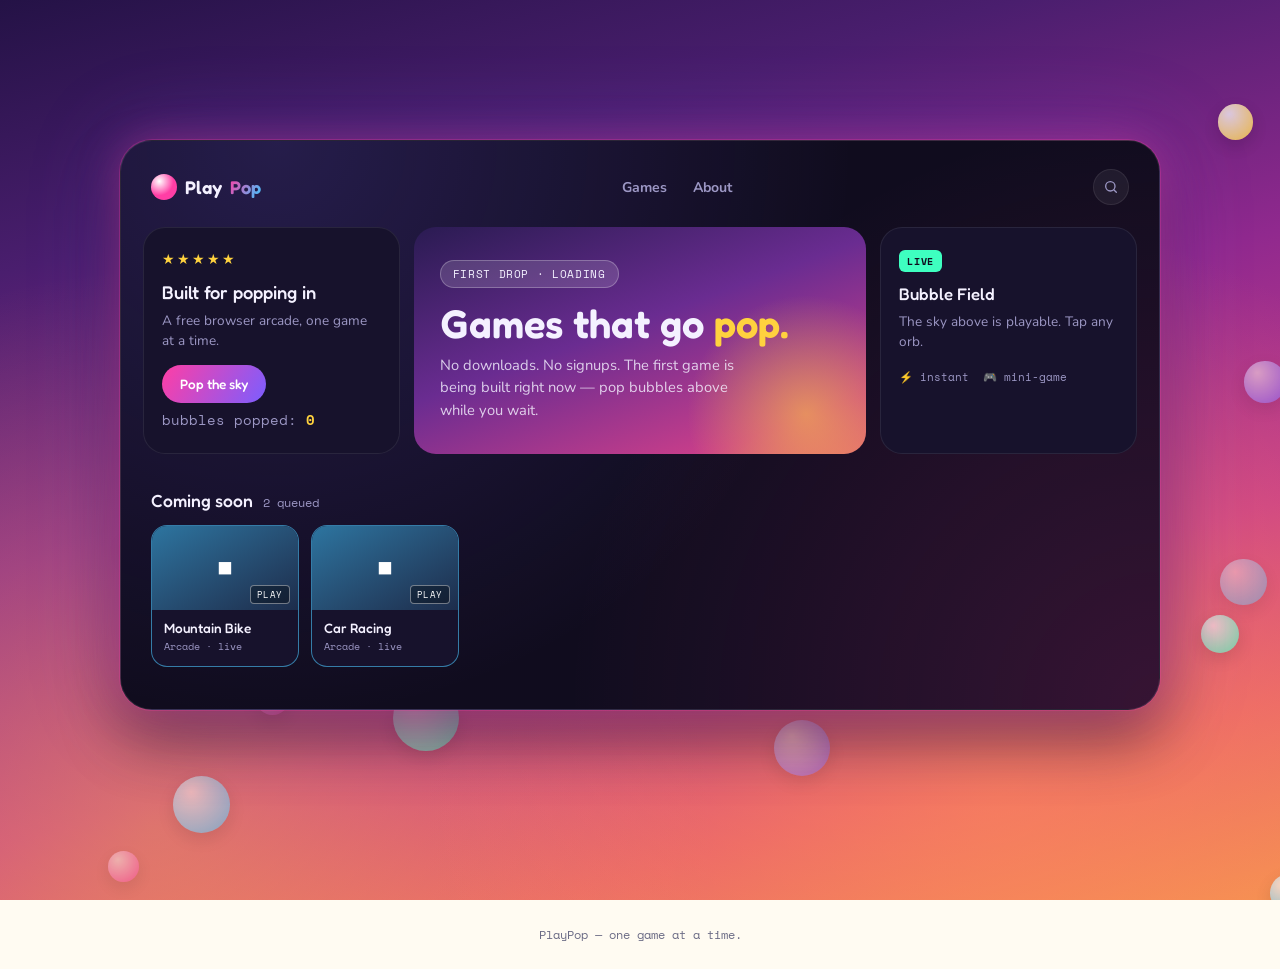
<file: index.html>
<!DOCTYPE html>
<html lang="en">
<head>
<meta charset="UTF-8" />
<meta name="viewport" content="width=device-width, initial-scale=1.0" />
<title>PlayPop — Games that go pop</title>
<link rel="preconnect" href="https://fonts.googleapis.com">
<link href="https://fonts.googleapis.com/css2?family=Fredoka:wght@500;600&family=Nunito:wght@400;600;700;800&family=Space+Mono:wght@400;700&display=swap" rel="stylesheet">
<link rel="stylesheet" href="css/style.css" />
</head>
<body>

  <section class="sky">
    <div class="bubble-field" id="bubbleField"></div>

    <div class="panel">

      <nav class="panel-nav">
        <div class="panel-brand"><span class="brand-bubble"></span> Play<span class="pop">Pop</span></div>
        <div class="panel-links">
          <a href="#lineup">Games</a>
          <a href="#about">About</a>
        </div>
        <div class="panel-actions">
          <button class="icon-btn" aria-label="Search">
            <svg width="16" height="16" viewBox="0 0 24 24" fill="none"><circle cx="11" cy="11" r="7" stroke="currentColor" stroke-width="2"/><path d="M20 20L16.5 16.5" stroke="currentColor" stroke-width="2" stroke-linecap="round"/></svg>
          </button>
          <button class="icon-btn menu-btn" aria-label="Menu">
            <svg width="16" height="16" viewBox="0 0 24 24" fill="none"><path d="M4 6H20M4 12H20M4 18H20" stroke="currentColor" stroke-width="2" stroke-linecap="round"/></svg>
          </button>
        </div>
      </nav>

      <div class="panel-grid">

        <div class="stat-card">
          <div class="stat-stars">&#9733;&#9733;&#9733;&#9733;&#9733;</div>
          <h3>Built for popping in</h3>
          <p>A free browser arcade, one game at a time.</p>
          <button class="btn-panel btn-panel-primary" id="popAllBtn">Pop the sky</button>
          <p class="stat-count">bubbles popped: <b id="popCount">0</b></p>
        </div>

        <div class="showcase-tile">
          <div class="showcase-glow"></div>
          <span class="showcase-tag">first drop &middot; loading</span>
          <h2>Games that go <em>pop.</em></h2>
          <p>No downloads. No signups. The first game is being built right now &mdash; pop bubbles above while you wait.</p>
        </div>

        <div class="side-card">
          <span class="side-badge">LIVE</span>
          <h4>Bubble Field</h4>
          <p>The sky above is playable. Tap any orb.</p>
          <div class="side-meta">
            <span>&#9889; instant</span>
            <span>&#127918; mini-game</span>
          </div>
        </div>

      </div>

      <div class="lineup-row" id="lineup">
        <div class="lineup-head">
          <h3>Coming soon</h3>
          <span id="lineupCount"></span>
        </div>
        <div class="lineup-scroll" id="lineupScroll"></div>
      </div>

    </div>
  </section>

  <footer id="about">PlayPop &mdash; one game at a time.</footer>

  <script src="js/games-data.js"></script>
  <script>
    const scroll = document.getElementById('lineupScroll');
    document.getElementById('lineupCount').textContent = GAMES.length + ' queued';

    GAMES.forEach(game => {
      const meta = CATEGORY_META[game.category];
      const isLive = game.status === 'live';
      const card = document.createElement(isLive ? 'a' : 'div');
      card.className = 'lineup-card' + (isLive ? ' is-live' : '');
      card.style.setProperty('--tc', meta.color);
      if (isLive) card.href = `games/${game.slug}/`;
      card.innerHTML = `
        <div class="lineup-thumb">
          <span class="lineup-glyph">${meta.glyph}</span>
          ${isLive ? '<span class="lineup-play">PLAY</span>' : ''}
        </div>
        <div class="lineup-info">
          <strong>${game.title}</strong>
          <span>${meta.label} &middot; ${isLive ? 'live' : 'soon'}</span>
        </div>
      `;
      scroll.appendChild(card);
    });
  </script>
  <script src="js/bubbles.js"></script>
  <script>
    document.getElementById('popAllBtn').addEventListener('click', () => {
      document.querySelectorAll('.bg-bubble').forEach(b => {
        const rect = b.getBoundingClientRect();
        b.dispatchEvent(new MouseEvent('click', {
          clientX: rect.left + rect.width / 2,
          clientY: rect.top + rect.height / 2
        }));
      });
    });
  </script>
</body>
</html>
</file>
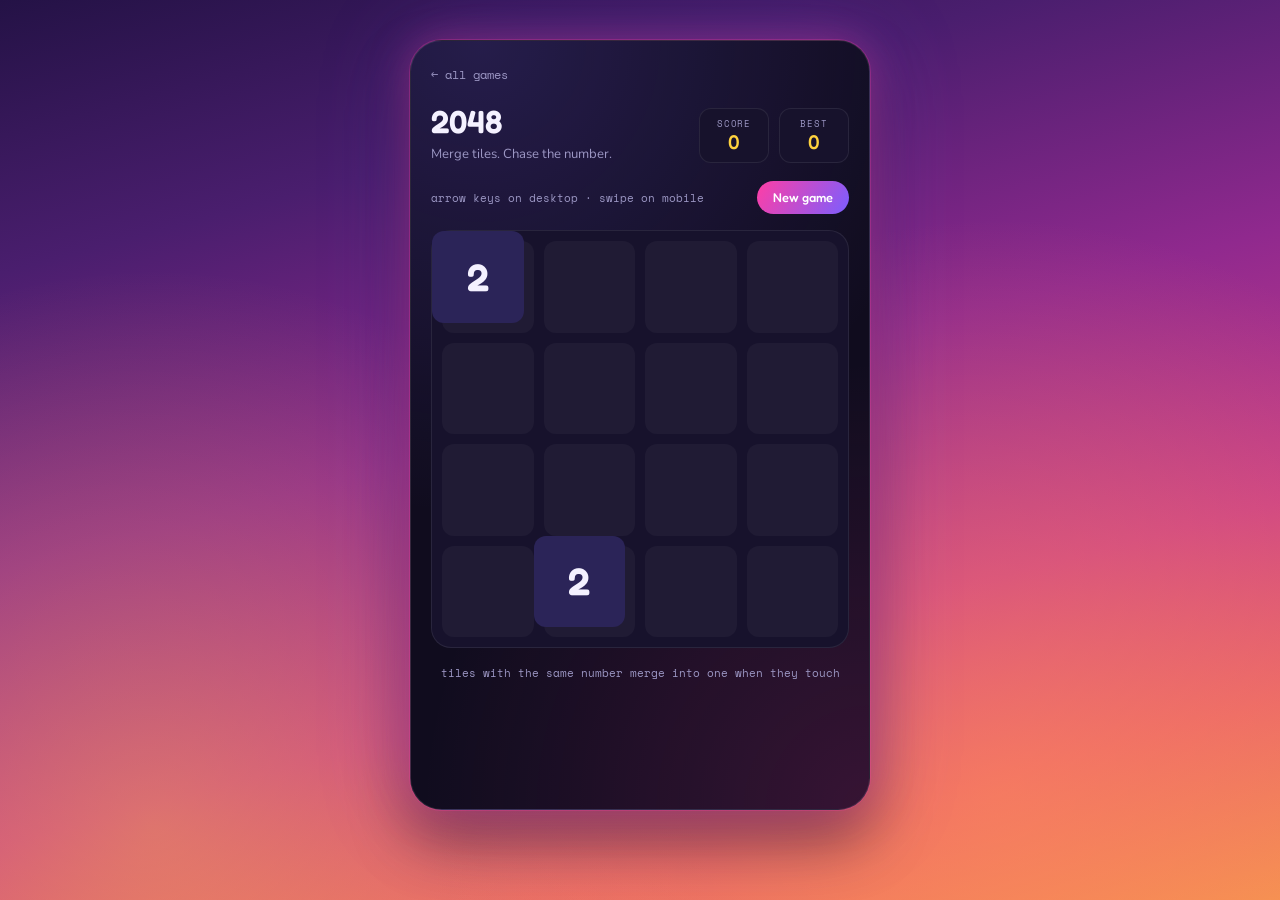
<file: games/2048/index.html>
<!DOCTYPE html>
<html lang="en">
<head>
<meta charset="UTF-8" />
<meta name="viewport" content="width=device-width, initial-scale=1.0" />
<title>2048 — PlayPop</title>
<link rel="preconnect" href="https://fonts.googleapis.com">
<link href="https://fonts.googleapis.com/css2?family=Fredoka:wght@500;600&family=Nunito:wght@400;600;700;800&family=Space+Mono:wght@400;700&display=swap" rel="stylesheet">
<link rel="stylesheet" href="../../css/style.css" />
<style>
  .game-sky{
    min-height: 100vh;
    padding: 40px 20px 90px;
    display: flex;
    justify-content: center;
    background:
      radial-gradient(circle at 78% 88%, rgba(255,138,91,0.55), transparent 45%),
      radial-gradient(circle at 12% 92%, rgba(255,210,62,0.35), transparent 40%),
      linear-gradient(165deg, #241246 0%, #4A1E6E 22%, #90298E 46%, #C93E8A 68%, #E8636B 84%, #F3934F 100%);
  }

  .game-panel{
    width: 100%;
    max-width: 460px;
    background:
      radial-gradient(circle at 15% 0%, rgba(123,94,255,0.20), transparent 55%),
      radial-gradient(circle at 100% 100%, rgba(255,62,165,0.16), transparent 50%),
      var(--panel-bg);
    border-radius: 32px;
    border: 1.5px solid rgba(255,255,255,0.10);
    padding: 22px 20px 28px;
    box-shadow:
      0 0 0 1px rgba(255,62,165,0.25),
      0 0 40px rgba(255,62,165,0.35),
      0 0 90px rgba(123,94,255,0.25),
      0 30px 60px rgba(0,0,0,0.45);
  }

  .back-link{
    display: inline-flex;
    align-items: center;
    gap: 6px;
    font-family: var(--font-mono);
    font-size: 0.78rem;
    color: var(--panel-text-soft);
    margin-bottom: 18px;
  }
  .back-link:hover{ color: var(--pink); }

  .game-head{
    display: flex;
    align-items: flex-end;
    justify-content: space-between;
    margin-bottom: 18px;
  }
  .game-head h1{
    font-family: var(--font-display);
    font-weight: 600;
    font-size: 2rem;
    margin: 0;
    color: var(--panel-text);
  }
  .game-head p{
    margin: 4px 0 0;
    color: var(--panel-text-soft);
    font-size: 0.82rem;
  }

  .score-panel{
    display: flex;
    gap: 10px;
  }
  .score-box{
    background: var(--panel-bg-2);
    border: 1px solid var(--panel-line);
    border-radius: 12px;
    padding: 8px 14px;
    text-align: center;
    min-width: 70px;
  }
  .score-box .label{
    font-family: var(--font-mono);
    font-size: 0.58rem;
    letter-spacing: 0.1em;
    text-transform: uppercase;
    color: var(--panel-text-soft);
  }
  .score-box .value{
    font-family: var(--font-display);
    font-weight: 500;
    font-size: 1.25rem;
    color: var(--yellow);
  }

  .controls-row{
    display: flex;
    align-items: center;
    justify-content: space-between;
    margin-bottom: 16px;
  }
  .hint{
    font-family: var(--font-mono);
    font-size: 0.7rem;
    color: var(--panel-text-soft);
  }
  .new-game-btn{
    font-family: var(--font-display);
    font-weight: 500;
    font-size: 0.8rem;
    background: linear-gradient(120deg, var(--pink), var(--purple));
    color: white;
    border: none;
    border-radius: 999px;
    padding: 9px 16px;
    cursor: pointer;
    transition: transform 0.15s ease;
  }
  .new-game-btn:hover{ transform: translateY(-2px); }
  .new-game-btn:focus-visible{ outline: 2px solid var(--pink); outline-offset: 3px; }

  .board-frame{
    position: relative;
    background: var(--panel-bg-2);
    border: 1px solid var(--panel-line);
    border-radius: 20px;
    padding: 10px;
    touch-action: none;
    user-select: none;
  }

  .board{
    display: grid;
    grid-template-columns: repeat(4, 1fr);
    grid-template-rows: repeat(4, 1fr);
    gap: 10px;
    aspect-ratio: 1 / 1;
  }

  .cell-bg{
    background: rgba(255,255,255,0.04);
    border-radius: 12px;
  }

  .tile{
    position: absolute;
    display: flex;
    align-items: center;
    justify-content: center;
    border-radius: 12px;
    font-family: var(--font-display);
    font-weight: 600;
    transition: top 0.12s ease, left 0.12s ease, transform 0.12s ease;
  }

  .tile[data-pop="1"]{ animation: pop 0.14s ease; }
  @keyframes pop{
    0%{ transform: scale(0.6); }
    100%{ transform: scale(1); }
  }

  .overlay{
    position: absolute;
    inset: 10px;
    border-radius: 16px;
    background: rgba(16,12,30,0.9);
    display: none;
    flex-direction: column;
    align-items: center;
    justify-content: center;
    gap: 14px;
    text-align: center;
    padding: 20px;
  }
  .overlay.show{ display: flex; }
  .overlay h2{
    font-family: var(--font-display);
    font-weight: 600;
    font-size: 1.5rem;
    margin: 0;
    background: linear-gradient(120deg, var(--pink), var(--yellow));
    -webkit-background-clip: text;
    background-clip: text;
    color: transparent;
  }
  .overlay p{
    color: var(--panel-text-soft);
    font-size: 0.85rem;
    margin: 0;
  }

  .swipe-hint{
    margin-top: 16px;
    text-align: center;
    font-family: var(--font-mono);
    font-size: 0.7rem;
    color: var(--panel-text-soft);
  }
</style>
</head>
<body>

  <section class="game-sky">
    <div class="game-panel">

      <a class="back-link" href="../../index.html">&larr; all games</a>

      <div class="game-head">
        <div>
          <h1>2048</h1>
          <p>Merge tiles. Chase the number.</p>
        </div>
        <div class="score-panel">
          <div class="score-box">
            <div class="label">Score</div>
            <div class="value" id="score">0</div>
          </div>
          <div class="score-box">
            <div class="label">Best</div>
            <div class="value" id="best">0</div>
          </div>
        </div>
      </div>

      <div class="controls-row">
        <span class="hint">arrow keys on desktop &middot; swipe on mobile</span>
        <button class="new-game-btn" id="newGame">New game</button>
      </div>

      <div class="board-frame">
        <div class="board" id="board"></div>
        <div class="overlay" id="overlay">
          <h2 id="overlayTitle">Game over</h2>
          <p id="overlaySub">No more moves left.</p>
          <button class="new-game-btn" id="overlayRestart">Try again</button>
        </div>
      </div>

      <p class="swipe-hint">tiles with the same number merge into one when they touch</p>
    </div>
  </section>

  <script src="game.js"></script>
</body>
</html>
</file>
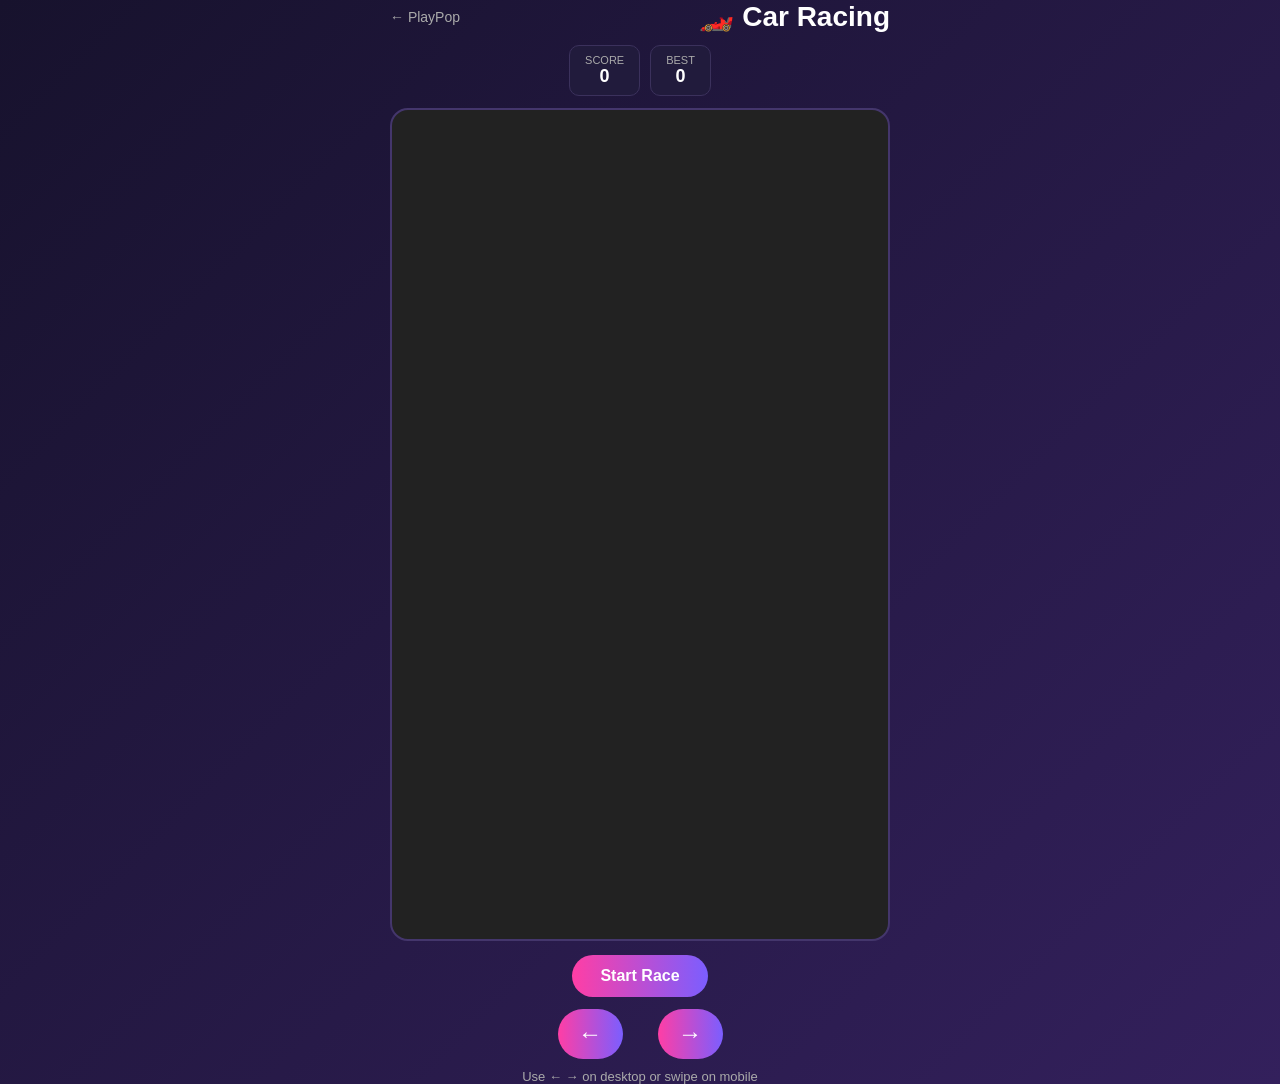
<file: games/car_racing/index.html>
<!DOCTYPE html>
<html lang="en">
<head>
<meta charset="UTF-8">
<meta name="viewport" content="width=device-width, initial-scale=1.0">
<title>Car Racing — PlayPop</title>

<style>
* {
  box-sizing: border-box;
  margin: 0;
  padding: 0;
}

body {
  min-height: 100vh;
  background: linear-gradient(135deg, #17122d, #33205c);
  color: white;
  font-family: Arial, sans-serif;
  display: flex;
  justify-content: center;
  align-items: center;
}

.game-container {
  width: min(95vw, 500px);
  text-align: center;
}

.top {
  display: flex;
  justify-content: space-between;
  align-items: center;
  margin-bottom: 12px;
}

.back {
  color: #aaa;
  text-decoration: none;
  font-size: 14px;
}

h1 {
  font-size: 28px;
}

.stats {
  display: flex;
  gap: 10px;
  justify-content: center;
  margin-bottom: 12px;
}

.stat {
  background: #211b3c;
  border: 1px solid #3b315c;
  padding: 8px 15px;
  border-radius: 10px;
}

.stat span {
  display: block;
  font-size: 11px;
  color: #aaa;
}

.stat strong {
  font-size: 18px;
}

#game {
  width: 100%;
  aspect-ratio: 3 / 5;
  display: block;
  background: #222;
  border-radius: 18px;
  border: 2px solid #44366c;
  touch-action: none;
}

button {
  margin-top: 14px;
  border: none;
  background: linear-gradient(90deg, #ff3ea5, #7b5eff);
  color: white;
  padding: 12px 28px;
  border-radius: 25px;
  font-size: 16px;
  font-weight: bold;
  cursor: pointer;
}

.controls {
  display: flex;
  justify-content: center;
  gap: 35px;
  margin-top: 12px;
}

.control {
  width: 65px;
  height: 50px;
  margin: 0;
  font-size: 24px;
  padding: 0;
}

.hint {
  color: #aaa;
  font-size: 13px;
  margin-top: 10px;
}
</style>
</head>

<body>

<div class="game-container">

  <div class="top">
    <a class="back" href="../../">← PlayPop</a>
    <h1>🏎️ Car Racing</h1>
  </div>

  <div class="stats">
    <div class="stat">
      <span>SCORE</span>
      <strong id="score">0</strong>
    </div>

    <div class="stat">
      <span>BEST</span>
      <strong id="best">0</strong>
    </div>
  </div>

  <canvas id="game"></canvas>

  <button id="startBtn">Start Race</button>

  <div class="controls">
    <button class="control" id="leftBtn">←</button>
    <button class="control" id="rightBtn">→</button>
  </div>

  <p class="hint">Use ← → on desktop or swipe on mobile</p>

</div>

<script src="game.js"></script>
</body>
</html>
</file>
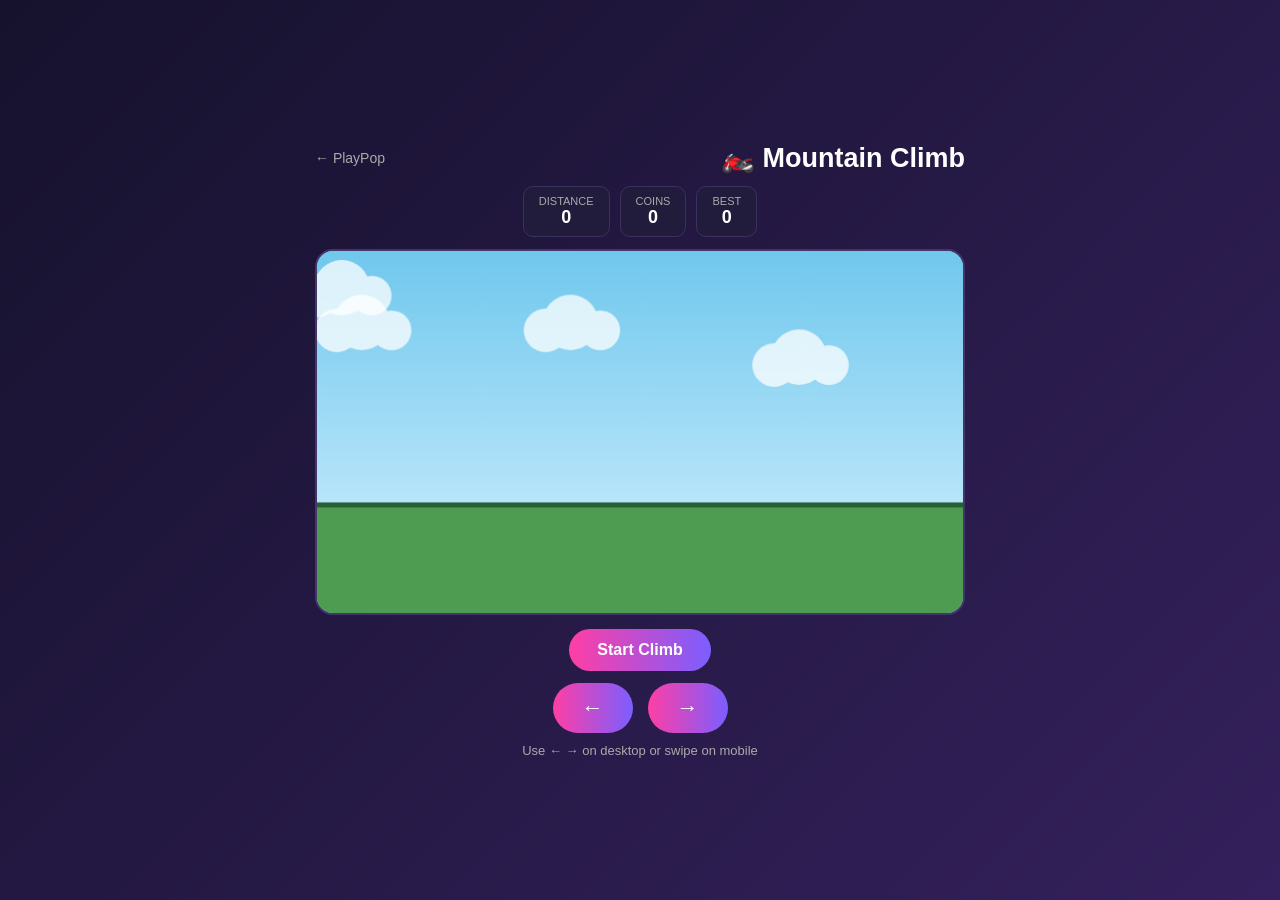
<file: games/mountainbike/index.html>
<!DOCTYPE html>
<html lang="en">
<head>
<meta charset="UTF-8">
<meta name="viewport" content="width=device-width, initial-scale=1.0">
<title>Mountain Bike Climb — PlayPop</title>

<style>
* {
  box-sizing: border-box;
  margin: 0;
  padding: 0;
}

body {
  min-height: 100vh;
  background: linear-gradient(135deg, #16122d, #34205c);
  color: white;
  font-family: Arial, sans-serif;
  display: flex;
  justify-content: center;
  align-items: center;
}

.game-container {
  width: min(95vw, 650px);
  text-align: center;
}

.top {
  display: flex;
  justify-content: space-between;
  align-items: center;
  margin-bottom: 12px;
}

.back {
  color: #aaa;
  text-decoration: none;
  font-size: 14px;
}

h1 {
  font-size: 27px;
}

.stats {
  display: flex;
  justify-content: center;
  gap: 10px;
  margin-bottom: 12px;
}

.stat {
  background: #211b3c;
  border: 1px solid #3b315c;
  padding: 8px 15px;
  border-radius: 10px;
}

.stat span {
  display: block;
  font-size: 11px;
  color: #aaa;
}

.stat strong {
  font-size: 18px;
}

#game {
  width: 100%;
  aspect-ratio: 16 / 9;
  display: block;
  background: #76c9ed;
  border-radius: 18px;
  border: 2px solid #44366c;
  touch-action: none;
}

button {
  margin-top: 14px;
  border: none;
  background: linear-gradient(90deg, #ff3ea5, #7b5eff);
  color: white;
  padding: 12px 28px;
  border-radius: 25px;
  font-size: 16px;
  font-weight: bold;
  cursor: pointer;
}

.controls {
  display: flex;
  justify-content: center;
  gap: 15px;
  margin-top: 12px;
}

.control {
  width: 80px;
  height: 50px;
  margin: 0;
  font-size: 22px;
  padding: 0;
}

.hint {
  color: #aaa;
  font-size: 13px;
  margin-top: 10px;
}
</style>
</head>

<body>

<div class="game-container">

  <div class="top">
    <a class="back" href="../../">← PlayPop</a>
    <h1>🏍️ Mountain Climb</h1>
  </div>

  <div class="stats">

    <div class="stat">
      <span>DISTANCE</span>
      <strong id="distance">0</strong>
    </div>

    <div class="stat">
      <span>COINS</span>
      <strong id="coins">0</strong>
    </div>

    <div class="stat">
      <span>BEST</span>
      <strong id="best">0</strong>
    </div>

  </div>

  <canvas id="game"></canvas>

  <button id="startBtn">Start Climb</button>

  <div class="controls">
    <button class="control" id="backBtn">←</button>
    <button class="control" id="forwardBtn">→</button>
  </div>

  <p class="hint">
    Use ← → on desktop or swipe on mobile
  </p>

</div>

<script src="game.js"></script>

</body>
</html>
</file>
<file: css/style.css>
/* ================================
   TOKENS — PlayPop
   ================================ */
:root{
  --pink: #FF3EA5;
  --blue: #3EC6FF;
  --yellow: #FFD23E;
  --purple: #7B5EFF;
  --mint: #3EFFC0;
  --orange: #FF8A5B;

  --ink: #1A1A2E;
  --ink-soft: #6B6B85;

  --panel-bg: #100C1E;
  --panel-bg-2: #17122C;
  --panel-line: rgba(255,255,255,0.08);
  --panel-text: #F4F1FF;
  --panel-text-soft: #9C97C4;

  --font-display: "Fredoka", sans-serif;
  --font-body: "Nunito", sans-serif;
  --font-mono: "Space Mono", monospace;
}

*{ box-sizing: border-box; }
html{ scroll-behavior: smooth; }

body{
  margin: 0;
  background: var(--panel-bg);
  color: var(--panel-text);
  font-family: var(--font-body);
  overflow-x: hidden;
  -webkit-font-smoothing: antialiased;
}

a{ color: inherit; text-decoration: none; }
::selection{ background: var(--pink); color: white; }

@media (prefers-reduced-motion: reduce){
  *{ animation: none !important; transition-duration: 0.001ms !important; }
}

/* ================================
   SKY — the vivid backdrop
   ================================ */
.sky{
  position: relative;
  min-height: 100vh;
  padding: 40px 20px 90px;
  display: flex;
  align-items: center;
  justify-content: center;
  overflow: hidden;
  background:
    radial-gradient(circle at 78% 88%, rgba(255,138,91,0.55), transparent 45%),
    radial-gradient(circle at 12% 92%, rgba(255,210,62,0.35), transparent 40%),
    linear-gradient(165deg, #241246 0%, #4A1E6E 22%, #90298E 46%, #C93E8A 68%, #E8636B 84%, #F3934F 100%);
}

.bubble-field{
  position: absolute;
  inset: 0;
  z-index: 0;
  pointer-events: none;
}

.bg-bubble{
  position: absolute;
  border-radius: 50%;
  pointer-events: auto;
  cursor: pointer;
  animation: float linear infinite;
  transition: transform 0.12s ease;
  box-shadow: 0 6px 18px rgba(0,0,0,0.18);
}

.bg-bubble:hover{ transform: scale(1.08); }

@keyframes float{
  0%{ transform: translateY(0) translateX(0); }
  50%{ transform: translateY(-22px) translateX(10px); }
  100%{ transform: translateY(0) translateX(0); }
}

/* ================================
   PANEL — the floating dashboard
   ================================ */
.panel{
  position: relative;
  z-index: 2;
  width: 100%;
  max-width: 1040px;
  background:
    radial-gradient(circle at 15% 0%, rgba(123,94,255,0.20), transparent 55%),
    radial-gradient(circle at 100% 100%, rgba(255,62,165,0.16), transparent 50%),
    var(--panel-bg);
  border-radius: 32px;
  border: 1.5px solid rgba(255,255,255,0.10);
  padding: 22px 22px 28px;
  box-shadow:
    0 0 0 1px rgba(255,62,165,0.25),
    0 0 40px rgba(255,62,165,0.35),
    0 0 90px rgba(123,94,255,0.25),
    0 30px 60px rgba(0,0,0,0.45);
}

/* ---- nav ---- */
.panel-nav{
  display: flex;
  align-items: center;
  justify-content: space-between;
  padding: 6px 8px 22px;
}

.panel-brand{
  display: flex;
  align-items: center;
  gap: 8px;
  font-family: var(--font-display);
  font-weight: 600;
  font-size: 1.15rem;
  color: var(--panel-text);
}

.brand-bubble{
  width: 26px; height: 26px;
  border-radius: 50%;
  background: radial-gradient(circle at 32% 28%, #fff, var(--pink) 55%);
  display: inline-block;
  animation: bob 2.6s ease-in-out infinite;
}

@keyframes bob{
  0%, 100%{ transform: translateY(0); }
  50%{ transform: translateY(-4px); }
}

.panel-brand span.pop{
  background: linear-gradient(120deg, var(--pink), var(--blue));
  -webkit-background-clip: text;
  background-clip: text;
  color: transparent;
}

.panel-links{
  display: flex;
  gap: 26px;
  font-size: 0.88rem;
  font-weight: 700;
  color: var(--panel-text-soft);
}

.panel-links a:hover{ color: var(--panel-text); }

.panel-actions{
  display: flex;
  gap: 10px;
}

.icon-btn{
  width: 36px; height: 36px;
  border-radius: 50%;
  background: rgba(255,255,255,0.06);
  border: 1px solid var(--panel-line);
  color: var(--panel-text-soft);
  display: flex;
  align-items: center;
  justify-content: center;
  cursor: pointer;
  transition: background 0.15s ease, color 0.15s ease;
}
.icon-btn:hover{ background: rgba(255,255,255,0.12); color: var(--panel-text); }
.icon-btn:focus-visible{ outline: 2px solid var(--pink); outline-offset: 2px; }

.menu-btn{ display: none; }
@media (max-width: 640px){
  .panel-links{ display: none; }
  .menu-btn{ display: flex; }
}

/* ---- content grid ---- */
.panel-grid{
  display: grid;
  grid-template-columns: 0.85fr 1.5fr 0.85fr;
  gap: 14px;
}

@media (max-width: 820px){
  .panel-grid{ grid-template-columns: 1fr; }
}

.stat-card, .side-card{
  background: var(--panel-bg-2);
  border: 1px solid var(--panel-line);
  border-radius: 22px;
  padding: 22px 18px;
  display: flex;
  flex-direction: column;
  gap: 8px;
}

.stat-stars{
  color: var(--yellow);
  letter-spacing: 2px;
  font-size: 0.85rem;
}

.stat-card h3{
  font-family: var(--font-display);
  font-weight: 500;
  font-size: 1.15rem;
  margin: 4px 0 0;
}

.stat-card p, .side-card p{
  color: var(--panel-text-soft);
  font-size: 0.85rem;
  line-height: 1.45;
  margin: 0;
}

.btn-panel{
  font-family: var(--font-display);
  font-weight: 500;
  font-size: 0.85rem;
  border: none;
  border-radius: 999px;
  padding: 11px 18px;
  cursor: pointer;
  margin-top: 6px;
  align-self: flex-start;
  transition: transform 0.15s ease;
}
.btn-panel:hover{ transform: translateY(-2px); }
.btn-panel:focus-visible{ outline: 2px solid var(--pink); outline-offset: 3px; }

.btn-panel-primary{
  background: linear-gradient(120deg, var(--pink), var(--purple));
  color: white;
}

.stat-count{
  font-family: var(--font-mono);
  font-size: 0.7rem;
  color: var(--panel-text-soft);
  margin-top: 4px;
}
.stat-count b{ color: var(--yellow); }

.showcase-tile{
  position: relative;
  border-radius: 22px;
  padding: 30px 26px;
  overflow: hidden;
  background:
    linear-gradient(160deg, #2A1B52 0%, #6A2C91 45%, #C93E8A 85%, #FF8A5B 120%);
  display: flex;
  flex-direction: column;
  justify-content: center;
  min-height: 220px;
}

.showcase-glow{
  position: absolute;
  width: 240px; height: 240px;
  right: -60px; bottom: -80px;
  border-radius: 50%;
  background: radial-gradient(circle, rgba(255,210,62,0.55), transparent 70%);
  pointer-events: none;
}

.showcase-tag{
  align-self: flex-start;
  font-family: var(--font-mono);
  font-size: 0.68rem;
  letter-spacing: 0.06em;
  text-transform: uppercase;
  background: rgba(255,255,255,0.14);
  border: 1px solid rgba(255,255,255,0.25);
  border-radius: 999px;
  padding: 5px 12px;
  margin-bottom: 14px;
}

.showcase-tile h2{
  font-family: var(--font-display);
  font-weight: 600;
  font-size: clamp(1.7rem, 4vw, 2.5rem);
  line-height: 1.05;
  margin: 0 0 10px;
  position: relative;
  z-index: 1;
}

.showcase-tile h2 em{
  font-style: normal;
  color: var(--yellow);
}

.showcase-tile p{
  max-width: 34ch;
  color: rgba(244,241,255,0.82);
  font-size: 0.92rem;
  line-height: 1.5;
  margin: 0;
  position: relative;
  z-index: 1;
}

.side-badge{
  align-self: flex-start;
  font-family: var(--font-mono);
  font-size: 0.65rem;
  letter-spacing: 0.06em;
  color: var(--panel-bg);
  background: var(--mint);
  border-radius: 6px;
  padding: 3px 8px;
  font-weight: 700;
}

.side-card h4{
  font-family: var(--font-display);
  font-weight: 500;
  font-size: 1.05rem;
  margin: 4px 0 0;
}

.side-meta{
  display: flex;
  gap: 14px;
  margin-top: 8px;
  font-family: var(--font-mono);
  font-size: 0.7rem;
  color: var(--panel-text-soft);
}

/* ---- lineup row ---- */
.lineup-row{
  margin-top: 16px;
  padding: 20px 8px 6px;
}

.lineup-head{
  display: flex;
  align-items: baseline;
  gap: 10px;
  margin-bottom: 14px;
}

.lineup-head h3{
  font-family: var(--font-display);
  font-weight: 500;
  font-size: 1.1rem;
  margin: 0;
}

.lineup-head span{
  font-family: var(--font-mono);
  font-size: 0.72rem;
  color: var(--panel-text-soft);
}

.lineup-scroll{
  display: flex;
  gap: 12px;
  overflow-x: auto;
  padding-bottom: 8px;
  scrollbar-width: thin;
}

.lineup-scroll::-webkit-scrollbar{ height: 6px; }
.lineup-scroll::-webkit-scrollbar-thumb{ background: var(--panel-line); border-radius: 10px; }

.lineup-card{
  flex: 0 0 auto;
  width: 148px;
  background: var(--panel-bg-2);
  border: 1px solid var(--panel-line);
  border-radius: 16px;
  overflow: hidden;
  display: block;
  transition: transform 0.15s ease, border-color 0.15s ease;
}

.lineup-card:hover{
  transform: translateY(-3px);
  border-color: var(--tc, var(--pink));
}

.lineup-card.is-live{
  border-color: color-mix(in srgb, var(--tc, var(--pink)) 55%, var(--panel-line));
}

.lineup-card.is-live:hover{
  box-shadow: 0 8px 22px color-mix(in srgb, var(--tc, var(--pink)) 30%, transparent);
}

.lineup-thumb{
  position: relative;
  height: 84px;
  display: flex;
  align-items: center;
  justify-content: center;
  font-size: 1.6rem;
  background:
    linear-gradient(150deg, color-mix(in srgb, var(--tc, var(--pink)) 55%, #17122C), color-mix(in srgb, var(--tc, var(--pink)) 15%, #17122C));
  color: white;
}

.lineup-play{
  position: absolute;
  bottom: 6px;
  right: 8px;
  font-family: var(--font-mono);
  font-size: 0.58rem;
  letter-spacing: 0.06em;
  background: rgba(0,0,0,0.35);
  border: 1px solid rgba(255,255,255,0.4);
  border-radius: 4px;
  padding: 2px 6px;
}

.lineup-info{
  padding: 10px 12px 12px;
  display: flex;
  flex-direction: column;
  gap: 3px;
}

.lineup-info strong{
  font-family: var(--font-display);
  font-weight: 500;
  font-size: 0.85rem;
}

.lineup-info span{
  font-family: var(--font-mono);
  font-size: 0.62rem;
  color: var(--panel-text-soft);
}

/* ================================
   FOOTER
   ================================ */
footer{
  padding: 26px 24px;
  text-align: center;
  color: var(--ink-soft);
  font-family: var(--font-mono);
  font-size: 0.75rem;
  background: #FFFBF2;
}

/* ================================
   POP PARTICLES
   ================================ */
.particle{
  position: fixed;
  z-index: 50;
  border-radius: 50%;
  pointer-events: none;
  animation: burst 0.5s ease-out forwards;
}

@keyframes burst{
  0%{ transform: translate(0,0) scale(1); opacity: 1; }
  100%{ transform: translate(var(--dx), var(--dy)) scale(0); opacity: 0; }
}
</file>
